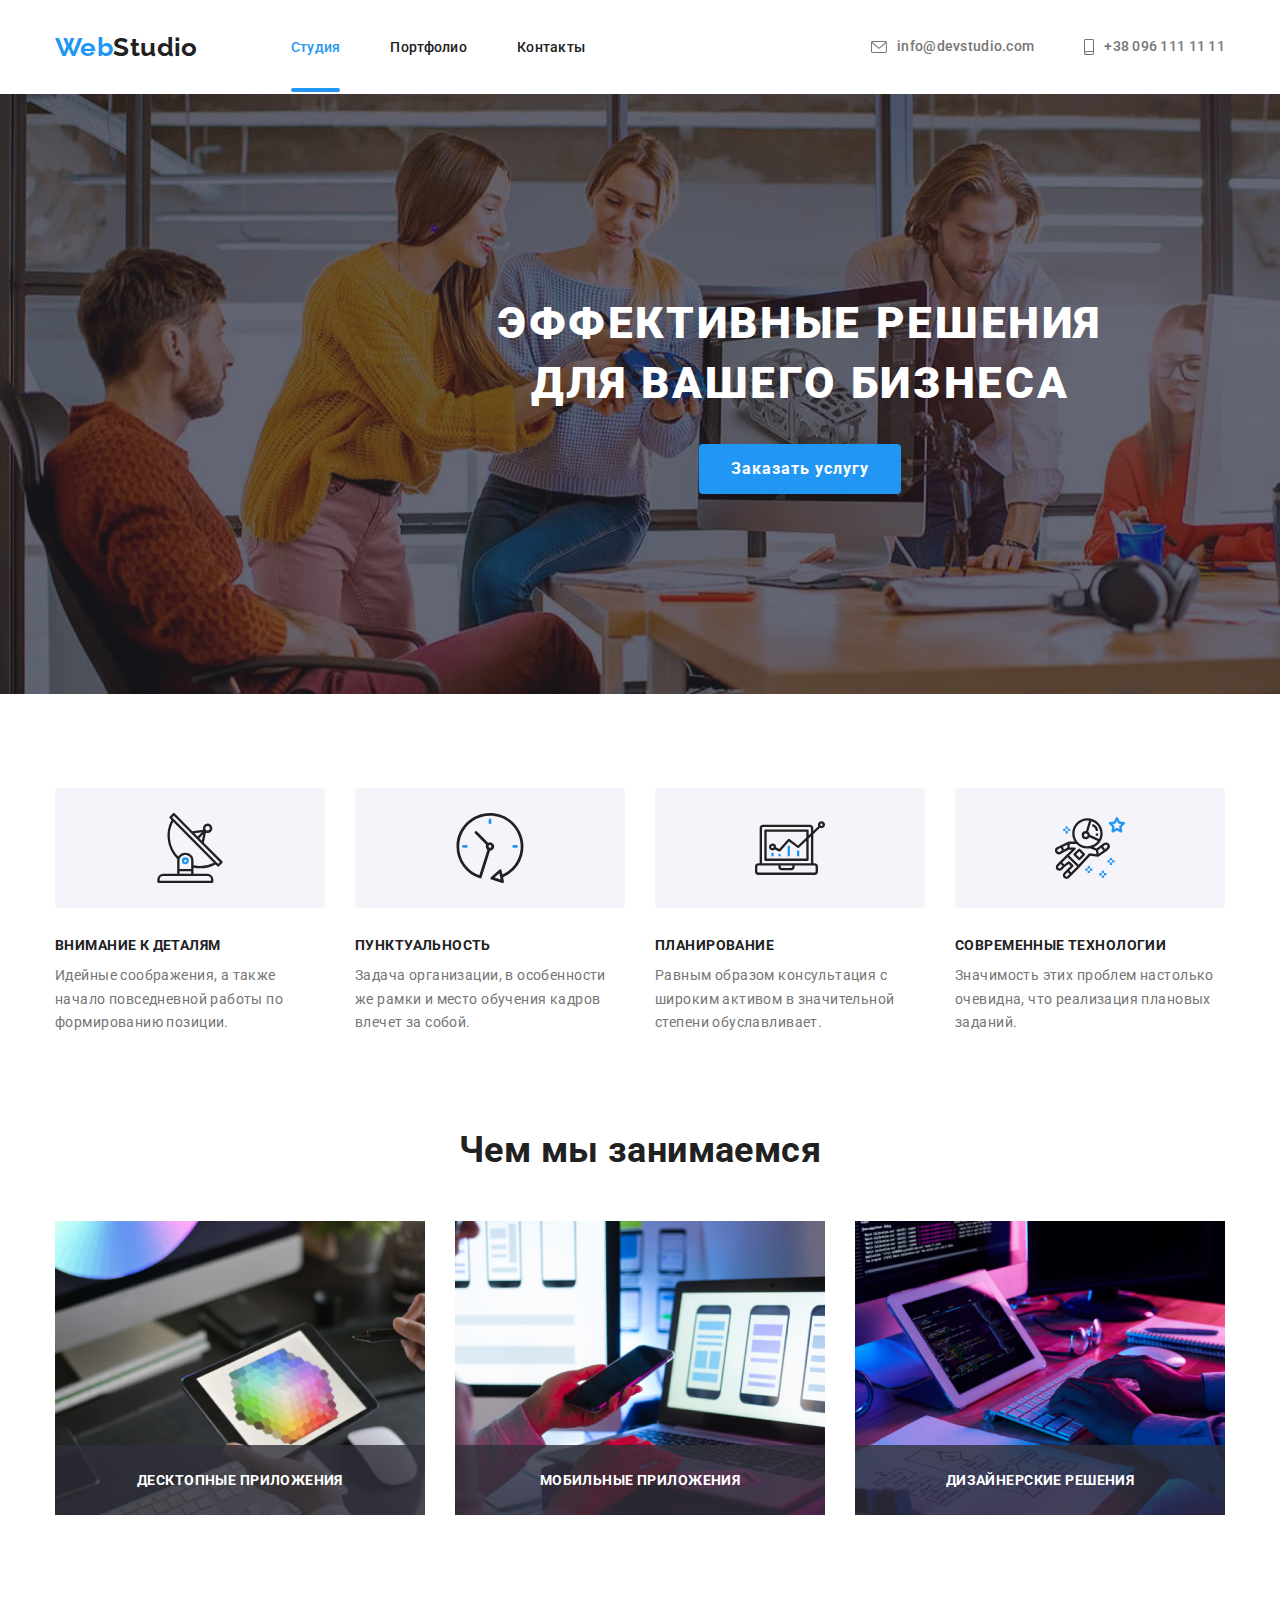
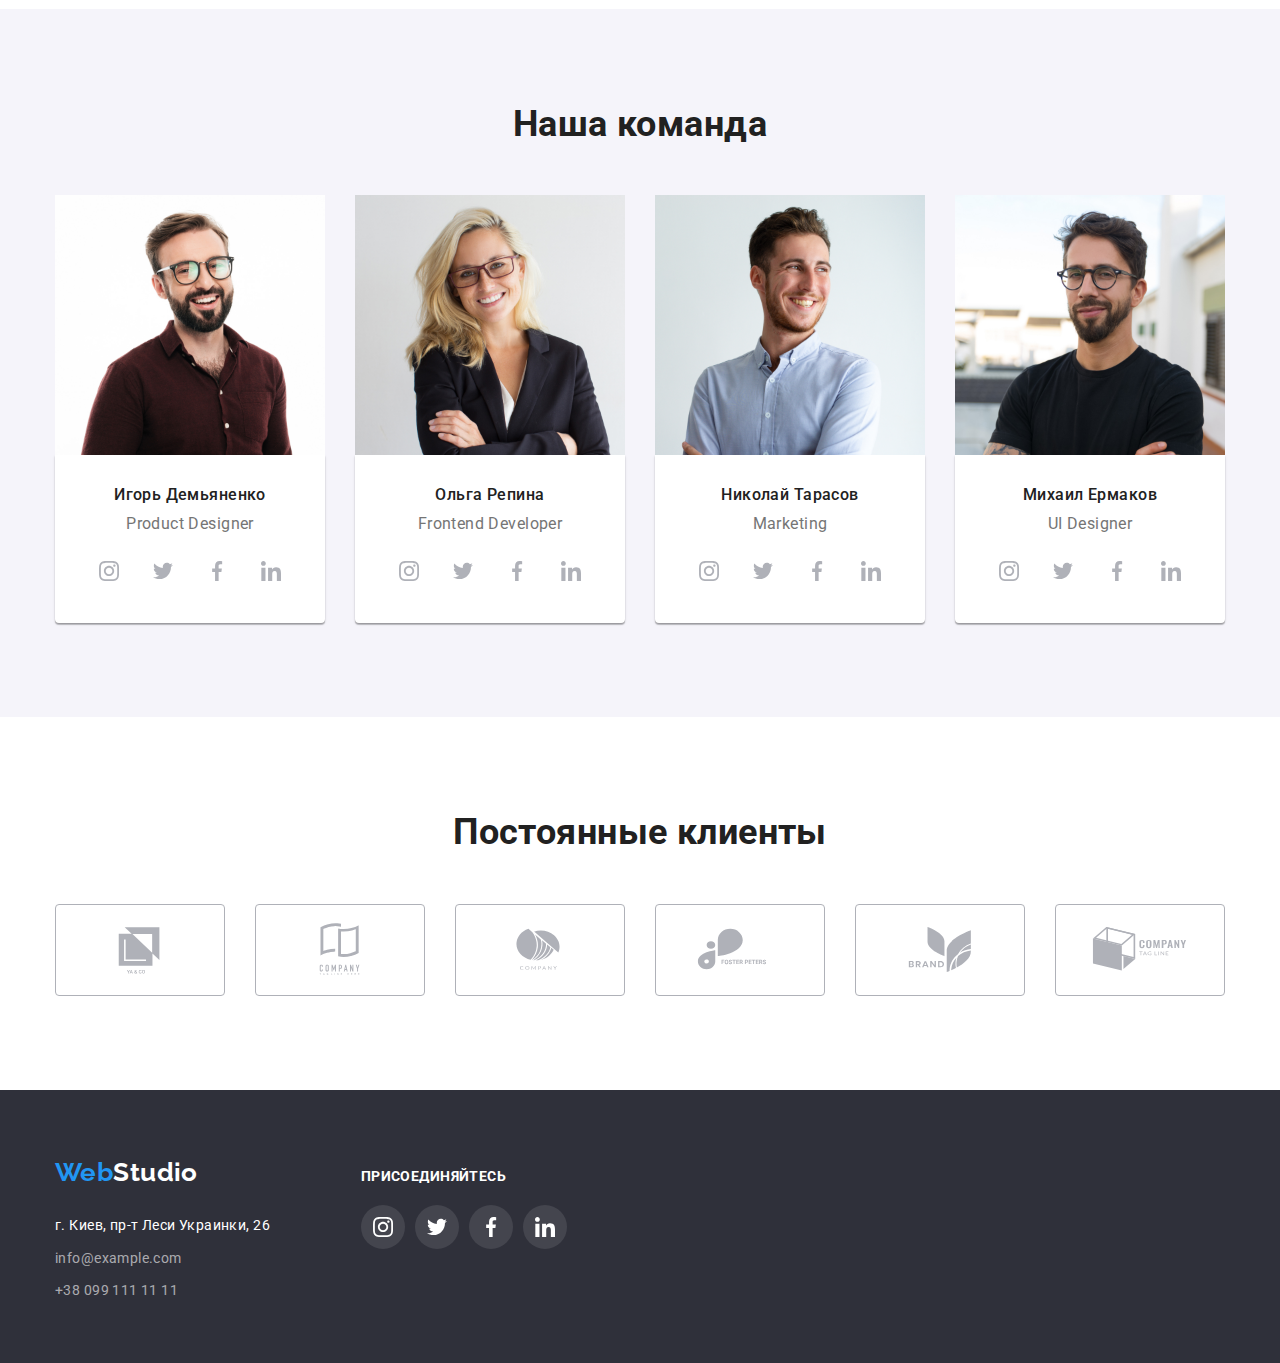
<file: index.html>
<!DOCTYPE html>
<html lang="ru">

<head>
    <meta charset="UTF-8">
    <meta http-equiv="X-UA-Compatible" content="IE=edge">
    <meta name="viewport" content="width=device-width, initial-scale=1.0">
    <title>Document</title>
    <link rel="stylesheet" href="https://cdnjs.cloudflare.com/ajax/libs/modern-normalize/1.1.0/modern-normalize.min.css">
    <link href="https://fonts.googleapis.com/css2?family=Raleway:wght@700&family=Roboto:wght@400;500;700;900&display=swap"
    rel="stylesheet">
    <link rel="stylesheet" href="./CSS/styles.css">
</head>

<body>
    <header class="header">
        <div class="container main-header">
        <nav class="header-nav">
            <a href="./index.html" class="logo link"><span class="first-word">Web</span>Studio</a>
            <ul class="site-nav list">
                <li class="site-nav-item"><a href="./index.html" class="studio-link link item">Студия</a></li>
                <li class="site-nav-item"><a href="./portfolio.html" class="link item">Портфолио</a></li>
                <li class="site-nav-item"><a href="" class="contacts-link link item">Контакты</a></li>
            </ul>
        </nav>
        <ul class="contacts list">
            <li class="contact-item"><a href="mailto:info@devstudio.com" class="item">
                <svg class="contact-icon-e-mail">
                    <use href="./images/background-img/symbol-defs.svg#icon-envelope">
                    </use>
                </svg>info@devstudio.com</a></li>
            <li class="contact-item"><a href="tel:+380961111111" class="item">
                <svg class="contact-icon-smartphone">
                    <use href="./images/background-img/symbol-defs.svg#icon-smartphone">
                    </use>
                </svg>+38 096 111 11 11</a></li>
        </ul>
        </div>
    </header>
    <main>
        <!--Секция герой-->
        <section class="section-hero">
            <div class="container hero-content">
            <h1>Эффективные решения для вашего бизнеса</h1>
            <button type="button" data-modal-open>Заказать услугу</button> 
            </div>
        </section>
        <!--Секция с особенностями-->
        <section class="features">
            <div class="container">
            <h2 class="visually-hidden">Особенности</h2>
            <ul class="list features-list">
                <li class="features-item">
                    <h3 class="title">Внимание к деталям</h3>
                    <p>Идейные соображения, а также начало повседневной работы по формированию позиции.</p>
                </li>
                <li class="features-item">
                    <h3 class="title">Пунктуальность</h3>
                    <p>Задача организации, в особенности же рамки и место обучения кадров влечет за собой.</p>
                </li>
                <li class="features-item">
                    <h3 class="title">Планирование</h3>
                    <p>Равным образом консультация с широким активом в значительной степени обуславливает.</p>
                </li>
                <li class="features-item">
                    <h3 class="title">Современные технологии</h3>
                    <p>Значимость этих проблем настолько очевидна, что реализация плановых заданий.</p>
                </li>
            </ul>
            </div>
        </section>
        <!--Секция о работе-->
        <section class="work">
            <div class="container work-container">
            <h2 class="main-title">Чем мы занимаемся</h2>
            <ul class="work-list list">
                <li class="work-item">
                    <img src="./images/section3/img.jpg" width="370" height="294" alt="Печать на планшете">
                                      <div class="work-box"><p class="work-text">Десктопные приложения</p></div>
                </li>
                <li class="work-item"><img src="./images/section3/img-2.jpg" width="370" height="294" alt="Печать на ноутбуке">
                                      <div class="work-box"><p class="work-text">Мобильные приложения</p></div>
                </li>
                <li class="work-item"><img src="./images/section3/img-3.jpg" width="370" height="294" alt="Планшет с изображением палитры">
                                      <div class="work-box"><p class="work-text">Дизайнерские решения</p></div>
                </li>
            </ul>
            </div>
        </section>
        <!--Секция команды-->
        <section class="team">
            <div class="container team-container">
            <h2 class="main-title">Наша команда</h2>
            <ul class="team-list list">
                <li class="team-item">
                    <img src="./images/section4/img.jpg" width="270" height="260" alt="Изображение мужчини">
                    <div class="text-item">
                    <h3 class="team-title">Игорь Демьяненко</h3>
                    <p>Product Designer</p>
                    <ul class="team-social-list list">
                        <li class="team-social-item"><a href="" target="_blank"
                rel="noopener nofollow noreferrer" class="team-social-link">
                                <svg class="team-icon">
                                    <use href="./images/background-img/symbol-defs.svg#icon-instagram"></use>
                                </svg>
                            </a></li>
                        <li class="team-social-item"><a href="" target="_blank"
                rel="noopener nofollow noreferrer" class="team-social-link">
                                <svg class="team-icon">
                                    <use href="./images/background-img/symbol-defs.svg#icon-twitter">
                                    </use>
                                </svg>
                            </a></li>
                        <li class="team-social-item"><a href="" target="_blank"
                rel="noopener nofollow noreferrer" class="team-social-link">
                                <svg class="team-icon">
                                    <use href="./images/background-img/symbol-defs.svg#icon-facebook">
                                    </use>
                                </svg>
                            </a></li>
                        <li class="team-social-item"><a href="" target="_blank"
                rel="noopener nofollow noreferrer" class="team-social-link">
                                <svg class="team-icon">
                                    <use href="./images/background-img/symbol-defs.svg#icon-linkedin">
                                    </use>
                                </svg>
                            </a></li>
                    </ul>
                    </div>
                </li>
                <li class="team-item">
                    <img src="./images/section4/img-2.jpg" width="270" height="260" alt="Изображение женщини">
                    <div class="text-item">
                    <h3 class="team-title">Ольга Репина</h3>
                    <p>Frontend Developer</p>
                    <ul class="team-social-list list">
                        <li class="team-social-item"><a href="" target="_blank"
                rel="noopener nofollow noreferrer" class="team-social-link">
                                <svg class="team-icon">
                                    <use href="./images/background-img/symbol-defs.svg#icon-instagram"></use>
                                </svg>
                            </a></li>
                        <li class="team-social-item"><a href="" target="_blank"
                rel="noopener nofollow noreferrer" class="team-social-link">
                                <svg class="team-icon">
                                    <use href="./images/background-img/symbol-defs.svg#icon-twitter">
                                    </use>
                                </svg>
                            </a></li>
                        <li class="team-social-item"><a href="" target="_blank"
                rel="noopener nofollow noreferrer" class="team-social-link">
                                <svg class="team-icon">
                                    <use href="./images/background-img/symbol-defs.svg#icon-facebook">
                                    </use>
                                </svg>
                            </a></li>
                        <li class="team-social-item"><a href="" target="_blank"
                rel="noopener nofollow noreferrer" class="team-social-link">
                                <svg class="team-icon">
                                    <use href="./images/background-img/symbol-defs.svg#icon-linkedin">
                                    </use>
                                </svg>
                            </a></li>
                    </ul>
                    </div>
                </li>
                <li class="team-item">
                    <img src="./images/section4/img-3.jpg" width="270" height="260" alt="Изображение мужчини">
                    <div class="text-item">
                    <h3 class="team-title">Николай Тарасов</h3>
                    <p>Marketing</p>
                    <ul class="team-social-list list">
                        <li class="team-social-item"><a href="" target="_blank"
                rel="noopener nofollow noreferrer" class="team-social-link">
                                <svg class="team-icon">
                                    <use href="./images/background-img/symbol-defs.svg#icon-instagram"></use>
                                </svg>
                            </a></li>
                        <li class="team-social-item"><a href="" target="_blank"
                rel="noopener nofollow noreferrer" class="team-social-link">
                                <svg class="team-icon">
                                    <use href="./images/background-img/symbol-defs.svg#icon-twitter">
                                    </use>
                                </svg>
                            </a></li>
                        <li class="team-social-item"><a href="" target="_blank"
                rel="noopener nofollow noreferrer" class="team-social-link">
                                <svg class="team-icon">
                                    <use href="./images/background-img/symbol-defs.svg#icon-facebook">
                                    </use>
                                </svg>
                            </a></li>
                        <li class="team-social-item"><a href="" target="_blank"
                rel="noopener nofollow noreferrer" class="team-social-link">
                                <svg class="team-icon">
                                    <use href="./images/background-img/symbol-defs.svg#icon-linkedin">
                                    </use>
                                </svg>
                            </a></li>
                    </ul>
                    </div>
                </li>
                <li class="team-item">
                    <img src="./images/section4/img-4.jpg" width="270" height="260" alt="Изображение мужчини">
                    <div class="text-item">
                    <h3 class="team-title">Михаил Ермаков</h3>
                    <p>UI Designer</p>
                    <ul class="team-social-list list">
                        <li class="team-social-item"><a href="" target="_blank"
                rel="noopener nofollow noreferrer" class="team-social-link">
                                <svg class="team-icon">
                                    <use href="./images/background-img/symbol-defs.svg#icon-instagram"></use>
                                </svg>
                            </a></li>
                        <li class="team-social-item"><a href="" target="_blank"
                rel="noopener nofollow noreferrer" class="team-social-link">
                                <svg class="team-icon">
                                    <use href="./images/background-img/symbol-defs.svg#icon-twitter">
                                    </use>
                                </svg>
                            </a></li>
                        <li class="team-social-item"><a href="" target="_blank"
                rel="noopener nofollow noreferrer" class="team-social-link">
                                <svg class="team-icon">
                                    <use href="./images/background-img/symbol-defs.svg#icon-facebook">
                                    </use>
                                </svg>
                            </a></li>
                        <li class="team-social-item"><a href="" target="_blank"
                rel="noopener nofollow noreferrer" class="team-social-link">
                                <svg class="team-icon">
                                    <use href="./images/background-img/symbol-defs.svg#icon-linkedin">
                                    </use>
                                </svg>
                            </a></li>
                    </ul>
                    </div>
                </li>
            </ul>
            </div>
        </section>
        <!-- Секция постоянные клиенты -->
        <section class="clients">
            <div class="container">
            <h2 class="clients-title">Постоянные клиенты</h2>
            <ul class="clients-list list">
                <li class="clients-item"><a href="" class="clients-link">
                    <svg class="clients-icon">
                        <use href="./images/background-img/symbol-defs.svg#icon-first">
                        </use>
                    </svg>
                </a></li>
                <li class="clients-item"><a href="" class="clients-link">
                    <svg class="clients-icon">
                        <use href="./images/background-img/symbol-defs.svg#icon-second">

                        </use>
                    </svg>
                </a></li>
                <li class="clients-item"><a href="" class="clients-link">
                    <svg class="clients-icon">
                        <use href="./images/background-img/symbol-defs.svg#icon-third">

                        </use>
                    </svg>
                </a></li>
                <li class="clients-item"><a href="" class="clients-link">
                    <svg class="clients-icon">
                        <use href="./images/background-img/symbol-defs.svg#icon-fourth">

                        </use>
                    </svg>
                </a></li>
                <li class="clients-item"><a href="" class="clients-link">
                    <svg class="clients-icon">
                        <use href="./images/background-img/symbol-defs.svg#icon-fifth">
                        </use>
                    </svg>
                </a></li>
                <li class="clients-item"><a href="" class="clients-link">
                    <svg class="clients-icon">
                        <use href="./images/background-img/symbol-defs.svg#icon-sixth">
                        </use>
                    </svg>
                </a></li>
            </ul>
            </div>
        </section>
    </main>
    <footer class="footer">
        <div class="container footer-container">
            <div class="first-part">
        <a href="./index.html" class="logo footer-logo link"><span class="first-word">Web</span>Studio</a>
                <address>
                    <ul class="contacts-list list">
                        <li class="fact-address footer-item"> <a href="https://www.google.com/maps/place/бул.+Леси+Украинки,+26,+Киев,+02000/@50.4265807,30.5361971,17z/data=!3m1!4b1!4m5!3m4!1s0x40d4cf0e033ecbe9:0x57a4dffefec77da0!8m2!3d50.4265807!4d30.5383858" target="_blank"
                rel="noopener nofollow noreferrer" class="link address">г. Киев, пр-т Леси Украинки, 26</a></li>
                        <li class="footer-item"><a href="mailto:info@example.com" class="address">info@example.com</a></li>
                        <li class="footer-item"><a href="tel:+380991111111" class="address">+38 099 111 11 11</a></li>
                    </ul>
                </address>
                </div>
                <div class="second-part">
                <p class="second-part-title">присоединяйтесь</p>
                <ul class="social-list list">
                    <li class="social-item"><a href="" target="_blank"
                rel="noopener nofollow noreferrer" class="social-item-link">
                        <svg class="icon">
                            <use href="./images/background-img/symbol-defs.svg#icon-instagram"></use>
                        </svg>
                    </a></li>
                    <li class="social-item"><a href="" target="_blank"
                rel="noopener nofollow noreferrer" class="social-item-link">
                        <svg class="icon">
                            <use href="./images/background-img/symbol-defs.svg#icon-twitter">
                            </use>
                        </svg>
                    </a></li>
                    <li class="social-item"><a href="" target="_blank"
                rel="noopener nofollow noreferrer" class="social-item-link">
                        <svg class="icon">
                            <use href="./images/background-img/symbol-defs.svg#icon-facebook">
                            </use>
                        </svg>
                    </a></li>
                    <li class="social-item"><a href="" target="_blank"
                rel="noopener nofollow noreferrer" class="social-item-link">
                        <svg class="icon">
                            <use href="./images/background-img/symbol-defs.svg#icon-linkedin">
                            </use>
                        </svg>
                    </a></li>
                </ul>
                </div>
         </div>
    </footer>
    <div class="backdrop is-hidden" data-modal>
        <div class="modal">
            <button class="modal-button" data-modal-close>
                <svg class="exit-icon">
                    <use href="./images/background-img/symbol-defs.svg#icon-Vector-2">
                    </use>
                </svg>
            </button>
        </div>
        </div>

        <script src="./js/modal.js"></script>
</body>
</html>
</file>
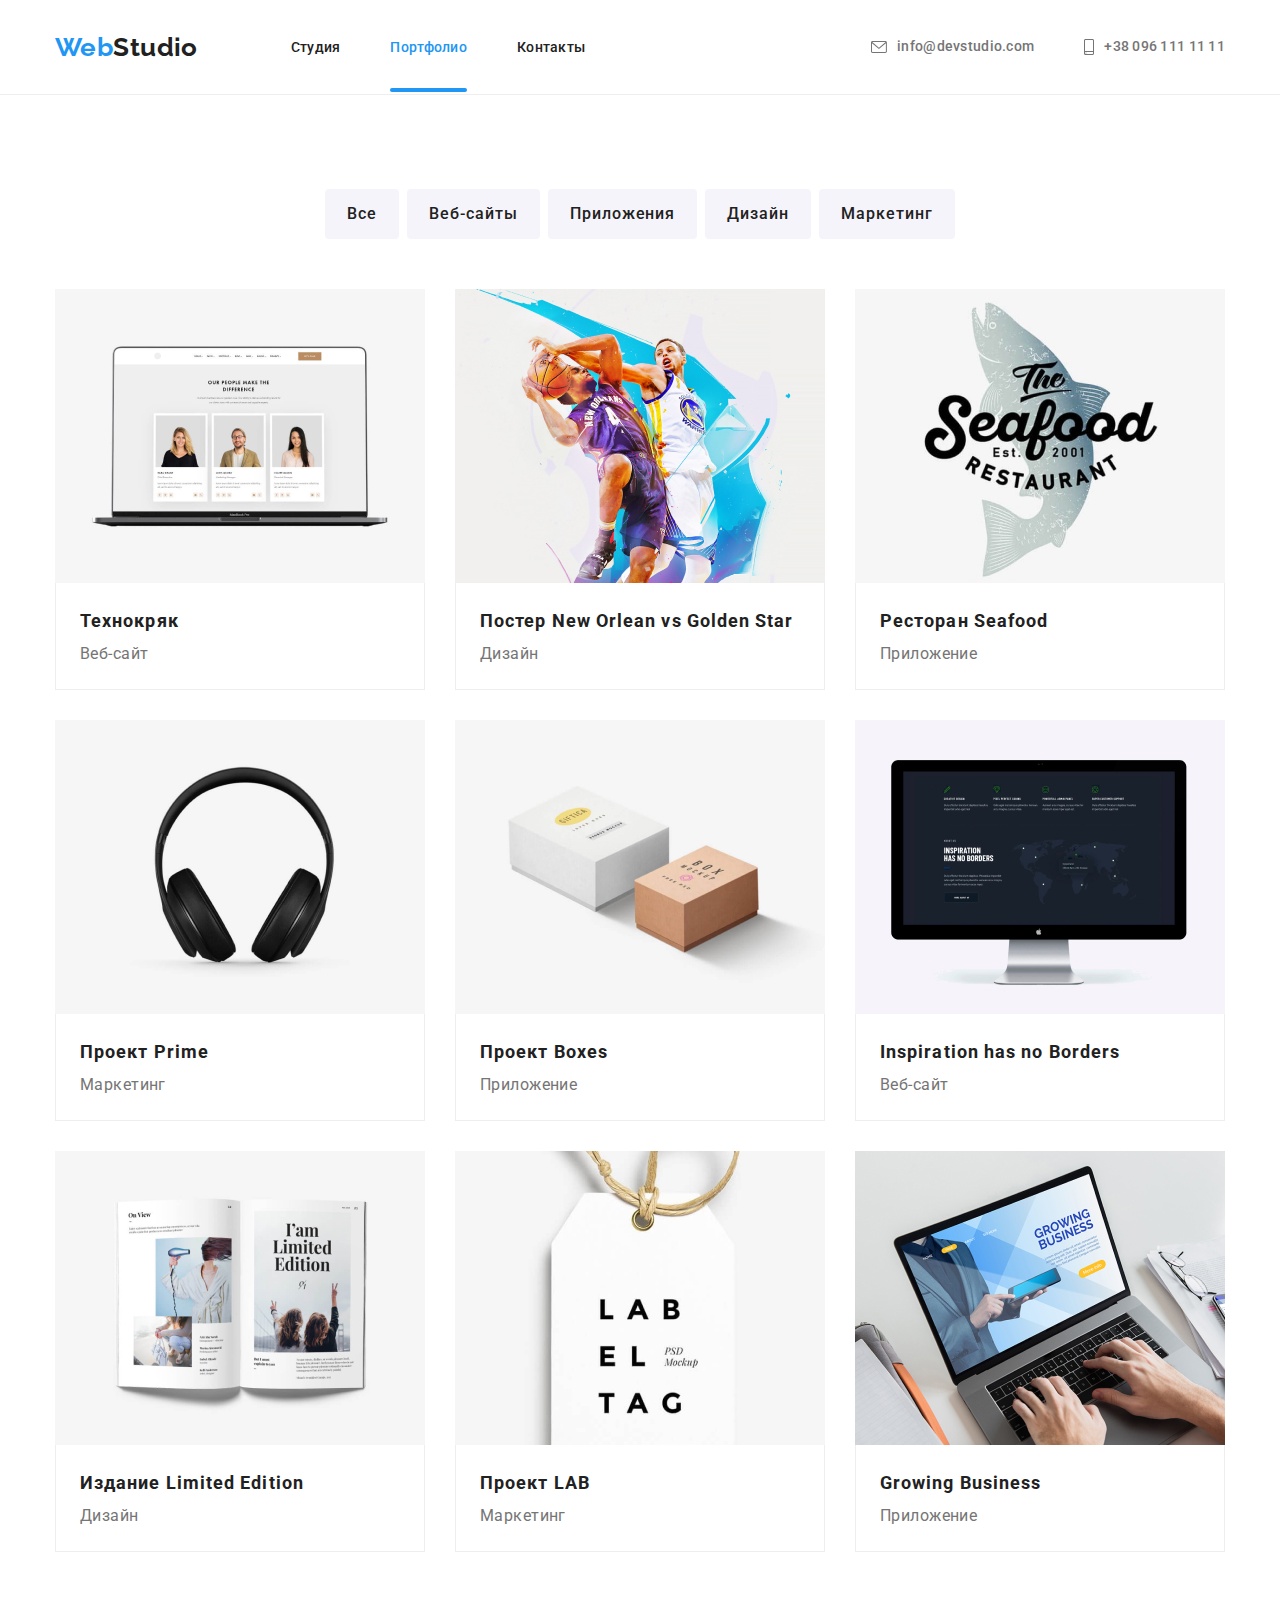
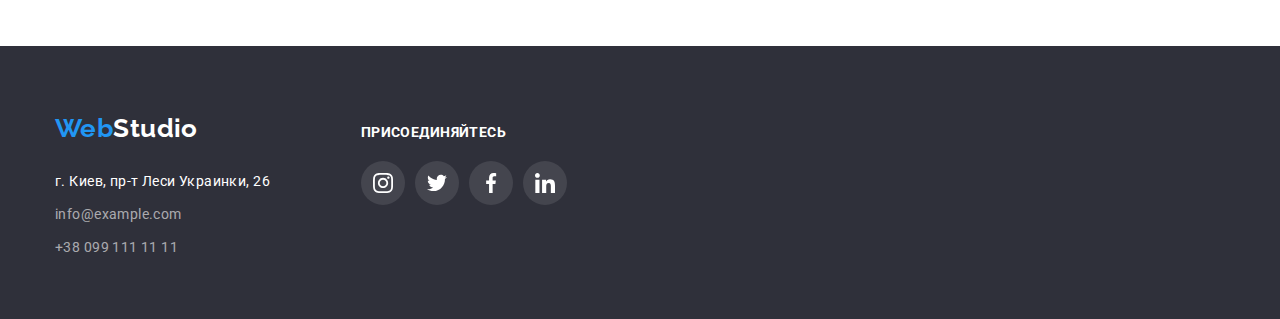
<file: portfolio.html>
<!DOCTYPE html>
<html lang="ru">

<head>
    <meta charset="UTF-8">
    <meta http-equiv="X-UA-Compatible" content="IE=edge">
    <meta name="viewport" content="width=device-width, initial-scale=1.0">
    <title>Document</title>
    <link rel="stylesheet" href="https://cdnjs.cloudflare.com/ajax/libs/modern-normalize/1.1.0/modern-normalize.min.css">
    <link rel="stylesheet" href="https://fonts.googleapis.com/css2?family=Raleway:wght@700&family=Roboto:wght@400;500;700;900&display=swap">
    <link rel="stylesheet" href="./CSS/styles.css">
</head>

<body>
    <header class="header header-portfolio">
        <div class="container main-header">
            <nav class="header-nav">
                <a href="./index.html" class="logo link"><span class="first-word">Web</span>Studio</a>
                <ul class="site-nav list">
                    <li class="site-nav-item"><a href="./index.html" class="link item">Студия</a></li>
                    <li class="site-nav-item"><a href="./portfolio.html" class="portfolio-link link item">Портфолио</a></li>
                    <li class="site-nav-item"><a href="" class="contacts-link link item">Контакты</a></li>
                </ul>
            </nav>
        <ul class="contacts list">
            <li class="contact-item"><a href="mailto:info@devstudio.com" class="item">
                    <svg class="contact-icon-e-mail">
                        <use href="./images/background-img/symbol-defs.svg#icon-envelope">
                        </use>
                    </svg>info@devstudio.com</a></li>
            <li class="contact-item"><a href="tel:+380961111111" class="item">
                    <svg class="contact-icon-smartphone">
                        <use href="./images/background-img/symbol-defs.svg#icon-smartphone">
                        </use>
                    </svg>+38 096 111 11 11</a></li>
        </ul>
        </div>
    </header>
    <main>
        <section class="section-main">
            <div class="container">
            <h1 class="visually-hidden">Портфолио</h1>
            <!-- Список кнопок -->
            <ul class="buttons-list list">
                <li class="button-item button-item-first"><button type="button">Все</button></li>
                <li class="button-item"><button type="button web">Веб-сайты</button></li>
                <li class="button-item"><button type="button">Приложения</button></li>
                <li class="button-item"><button type="button">Дизайн</button></li>
                <li class="button-item"><button type="button">Маркетинг</button></li>
            </ul>
            <!--Список проектов-->
            <ul class="project-list list">
                <li class="project-item"><a href="" class="project-link">
                    <div class="project-card">
                    <img class="project-img" src="./images/HT2/img.jpg" width="370" height="294" alt="Изображение с ноутбуком">
                    <div class="project-box">
                        <p class="project-box-text">Ресурс предлагает комплексные предложения с разным уровнем функционала и сервисов. Все это позволит посетителю получить
                        исчерпывающие сведения о компании или частном лице.</p>
                    </div>
                    </div>
                    <div class="project-text">
                    <h2>Технокряк</h2>
                    <p class="paragraph">Веб-сайт</p>
                    </div>
                    </a>

                </li>
                <li class="project-item"><a href="" class="project-link">
                    <div class="project-card">
                    <img src="./images/HT2/img-2.jpg" width="370" height="294" alt="Баскетболисты">
                    <div class="project-box">
                        <p class="project-box-text">Ресурс предлагает комплексные предложения с разным уровнем функционала и сервисов. Все
                            это позволит посетителю получить
                            исчерпывающие сведения о компании или частном лице.</p>
                    </div>
                    </div>
                    <div class="project-text">
                    <h2>Постер New Orlean vs Golden Star</h2>
                    <p>Дизайн</p>
                    </div>
                    </a>
                </li>
                <li class="project-item"><a href="" class="project-link">
                    <div class="project-card">
                    <img src="./images/HT2/img-3.jpg" width="370" height="294" alt="Логотип ресторана">
                    <div class="project-box">
                        <p class="project-box-text">Ресурс предлагает комплексные предложения с разным уровнем функционала и сервисов. Все
                            это позволит посетителю получить
                            исчерпывающие сведения о компании или частном лице.</p>
                    </div>
                    </div>
                    <div class="project-text">
                    <h2>Ресторан Seafood</h2>
                    <p>Приложение</p>
                    </div>
                    </a>
                </li>
                <li class="project-item"><a href="" class="project-link">
                    <div class="project-card">
                    <img src="./images/HT2/img-4.jpg" width="370" height="294" alt="Изображение с наушникми">
                    <div class="project-box">
                        <p class="project-box-text">Ресурс предлагает комплексные предложения с разным уровнем функционала и сервисов. Все
                            это позволит посетителю получить
                            исчерпывающие сведения о компании или частном лице.</p>
                    </div>
                    </div>
                    <div class="project-text">
                    <h2>Проект Prime</h2>
                    <p>Маркетинг</p>
                    </div>
                    </a>
                </li>
                <li class="project-item"><a href="" class="project-link">
                    <div class="project-card">
                    <img src="./images/HT2/img-5.jpg" width="370" height="294" alt="Изображение с коробками">
                    <div class="project-box">
                        <p class="project-box-text">Ресурс предлагает комплексные предложения с разным уровнем функционала и сервисов. Все
                            это позволит посетителю получить
                            исчерпывающие сведения о компании или частном лице.</p>
                    </div>
                    </div>
                    <div class="project-text">
                    <h2>Проект Boxes</h2>
                    <p>Приложение</p>
                    </div>
                </a>
                </li>
                <li class="project-item"><a href="" class="project-link">
                    <div class="project-card">
                    <img src="./images/HT2/img-6.jpg" width="370" height="294" alt="Изображение с екраном">
                    <div class="project-box">
                        <p class="project-box-text">Ресурс предлагает комплексные предложения с разным уровнем функционала и сервисов. Все
                            это позволит посетителю получить
                            исчерпывающие сведения о компании или частном лице.</p>
                    </div>
                    </div>
                    <div class="project-text">
                    <h2 lang="en">Inspiration has no Borders</h2>
                    <p>Веб-сайт</p>
                    </div>
                    </a>
                </li>
                <li class="project-item"><a href="" class="project-link">
                    <div class="project-card">
                    <img src="./images/HT2/img-7.jpg" width="370" height="294" alt="Изображение с журналом">
                    <div class="project-box">
                        <p class="project-box-text">Ресурс предлагает комплексные предложения с разным уровнем функционала и сервисов. Все
                            это позволит посетителю получить
                            исчерпывающие сведения о компании или частном лице.</p>
                    </div>
                    </div>
                    <div class="project-text">
                    <h2>Издание Limited Edition</h2>
                    <p>Дизайн</p>
                    </div>
                    </a>
                </li>
                <li class="project-item"><a href="" class="project-link">
                    <div class="project-card">
                    <img src="./images/HT2/img-8.jpg" width="370" height="294" alt="Изображение с лейблом">
                    <div class="project-box">
                        <p class="project-box-text">Ресурс предлагает комплексные предложения с разным уровнем функционала и сервисов. Все
                            это позволит посетителю получить
                            исчерпывающие сведения о компании или частном лице.</p>
                    </div>
                    </div>
                    <div class="project-text">
                    <h2>Проект LAB</h2>
                    <p>Маркетинг</p>
                    </div>
                    </a>
                </li>
                <li class="project-item"><a href="" class="project-link">
                    <div class="project-card">
                    <img src="./images/HT2/img-9.jpg" width="370" height="294" alt="Изображение рук с ноутбуком">
                    <div class="project-box">
                        <p class="project-box-text">Ресурс предлагает комплексные предложения с разным уровнем функционала и сервисов. Все
                            это позволит посетителю получить
                            исчерпывающие сведения о компании или частном лице.</p>
                    </div>
                    </div>
                    <div class="project-text">
                    <h2 lang="en">Growing Business</h2>
                    <p>Приложение</p>
                    </div>
                    </a>
                </li>
            </ul>
            </div>
        </section>
    </main>
    <footer class="footer">
        <div class="container footer-container">
            <div class="first-part">
                <a href="./index.html" class="logo footer-logo link"><span class="first-word">Web</span>Studio</a>
                <address>
                    <ul class="contacts-list list">
                        <li class="fact-address footer-item"> <a
                                href="https://www.google.com/maps/place/бул.+Леси+Украинки,+26,+Киев,+02000/@50.4265807,30.5361971,17z/data=!3m1!4b1!4m5!3m4!1s0x40d4cf0e033ecbe9:0x57a4dffefec77da0!8m2!3d50.4265807!4d30.5383858"
                                target="_blank" rel="noopener nofollow noreferrer" class="link address">г. Киев, пр-т Леси
                                Украинки, 26</a></li>
                        <li class="footer-item"><a href="mailto:info@example.com" class="address">info@example.com</a></li>
                        <li class="footer-item"><a href="tel:+380991111111" class="address">+38 099 111 11 11</a></li>
                    </ul>
                </address>
            </div>
            <div class="second-part">
                <p class="second-part-title">присоединяйтесь</p>
                <ul class="social-list list">
                    <li class="social-item"><a href="" target="_blank"
                rel="noopener nofollow noreferrer" class="social-item-link">
                            <svg class="icon">
                                <use href="./images/background-img/symbol-defs.svg#icon-instagram"></use>
                            </svg>
                        </a></li>
                    <li class="social-item"><a href="" target="_blank"
                rel="noopener nofollow noreferrer" class="social-item-link">
                            <svg class="icon">
                                <use href="./images/background-img/symbol-defs.svg#icon-twitter">
                                </use>
                            </svg>
                        </a></li>
                    <li class="social-item"><a href="" target="_blank"
                rel="noopener nofollow noreferrer" class="social-item-link">
                            <svg class="icon">
                                <use href="./images/background-img/symbol-defs.svg#icon-facebook">
                                </use>
                            </svg>
                        </a></li>
                    <li class="social-item"><a href="" target="_blank"
                rel="noopener nofollow noreferrer" class="social-item-link">
                            <svg class="icon">
                                <use href="./images/background-img/symbol-defs.svg#icon-linkedin">
                                </use>
                            </svg>
                        </a></li>
                </ul>
            </div>
        </div>
    </footer>
</body>
</html>
</file>
<file: CSS/styles.css>
/* Цвет фона #FFFFFF  */
/* Вторичный цвет фона #2F303A */
/* Акцент фона #F5F4FA */
/* Основной цвет текста #757575 */
/* Цвет загаловков #212121 */
/* Акцент #2196F3 */

:root {
    --bgc: #FFFFFF;
    --secondary-bgc: #2F303A;
    --bgc-accent: #F5F4FA;
    --text-color: #757575;
    --header-color: #212121;
    --accent-text: #2196F3;
    --main-cub: cubic-bezier(0.4, 0, 0.2, 1);
}

p,h1,h2,h3,h4,h5,h6 {
    margin: 0;
}

ul,ol {
    margin: 0;
    padding-left: 0;
}
button {
    cursor: pointer;
}

img {
    display: block;
}

body {
    background-color: var(--bgc);
    color: var(--text-color);

    font-family: Roboto, sans-serif;
    font-size: 14px;
    letter-spacing: 0.03em;
}

.list {
    list-style: none;
}

.link {
    text-decoration: none;
}

.visually-hidden {
    position: absolute;
    white-space: nowrap;
    width: 1px;
    height: 1px;
    overflow: hidden;
    border: 0;
    padding: 0;
    clip: rect(0 0 0 0);
    clip-path: inset(50%);
    margin: -1px;
}

.container {
    width: 1200px;
    margin: 0 auto;
    padding-left: 15px;
    padding-right: 15px;
}

/* ------------------------------------HEADER------------------------------------ */
.main-header {
    display: flex;

    align-items: center;
}

.header {
    padding-top: 25px;
    padding-bottom: 25px;
}

.header-nav {
    display: flex;

    align-items: center;
}

.logo {
    color: var(--header-color);

    font-family: Raleway,sans-serif;
    font-weight: 700;
    font-size: 26px;
    line-height: 1.7;

    margin-right: 93px;
    

    }

.logo .first-word {
    color: var(--accent-text);
}

/* site-nav */

.site-nav {
    display: flex;
} 

.site-nav > li:not( :last-child) {
    margin-right: 50px;
}

.site-nav a {
    color: var(--header-color);

    font-weight: 500;
    line-height: 16px;
    letter-spacing: 0.02em;

    transition: color 250ms var(--main-cub);
}

.site-nav a:hover, 
.site-nav a:focus {
    color: var(--accent-text);
}

.site-nav-item {
    position: relative;
}

.site-nav .studio-link::after {
        position: absolute;
        bottom: 0;
        left: 0;
        transform: translateY(37px);
        content: '';
        display: block;
        width: 100%;
        height: 4px;
    
    
        background: #2196F3;
        border-radius: 2px;
    }

.site-nav .portfolio-link::after {
    position: absolute;
    bottom: 0;
    left: 0;
    transform: translateY(37px);
    content: '';
    display: block;
    width: 100%;
    height: 4px;


    background: #2196F3;
    border-radius: 2px;
}
    
.site-nav .portfolio-link {
    color: var(--accent-text);
}

.site-nav .studio-link {
    color: var(--accent-text);
}
/* contacts */

.contacts {
    display: flex;
    margin-left: auto;
}

.contacts a {
    display: flex;
    align-items: center;

    font-weight: 500;
    line-height: 1.14;
    letter-spacing: 0.02em;
    color: var(--text-color);
    text-decoration: none;

    transition: color 250ms var(--main-cub);
}

.contacts a:hover,
.contacts a:focus {
    color: var(--accent-text);
}

.contacts > .contact-item:not( :last-child) {
    margin-right: 50px;
}

.item {
    padding-top: 12px;
    padding-bottom: 12px;
}

.contact-icon-e-mail {
    width: 16px;
    height: 12px;
    fill: currentColor;
    margin-right: 10px;
}

.contact-icon-smartphone {
    width: 10px;
    height: 16px;
    fill: currentColor;
    margin-right: 10px;
}



/* ------------------------------------СЕКЦИЯ ГЕРОЙ-------------------------------- */


.section-hero {
    background-color: #C4C4C4;
    width: 1600px;
    background-image: linear-gradient(rgba(47, 48, 58, 0.4), rgba(47, 48, 58, 0.4)), url(../images/background-img/img-bg.jpg);
    background-repeat: no-repeat;
    margin: auto;
    padding-top: 200px;
    padding-bottom: 200px;
}



.hero-content {
    text-align: center;
}


h1 {
    color: var(--bgc);

    width: 696px;
    font-weight: 900;
    font-size: 44px;
    line-height: 1.36;
    letter-spacing: 0.06em;
    text-transform: uppercase;

    margin-left: auto;
    margin-right: auto;
    margin-bottom: 30px;
}

button {
    display: inline-block;


    background-color: var(--accent-text);
    color: var(--bgc);

    font-family: inherit;
    font-weight: 700;
    font-size: 16px;
    line-height: 1.87;
    letter-spacing: 0.06em;
    border-radius: 4px;
    
    min-width: 200px;
    height: 50px;
    padding: 10px 32px;
    border: 0;
}

/* -------------------------ОСОБЕННОСТИ--------------------------- */

.features {
    padding-top: 94px;
    padding-bottom: 94px;
}

.features-list {
    display: flex;
    justify-content: center;
}

.features-item {
    width: calc((100% - 90px) / 4);
    margin-right: 30px;
}

.features-item:last-child {
    margin-right: 0;
}

.features-item p {
font-size: 14px;
line-height: 1.7;
letter-spacing: 0.03em;
}


.title {
    color: var(--header-color);

    font-weight: 700;
    font-size: 14px;
    line-height: 1.14;
    text-transform: uppercase;

    margin-bottom: 10px;
}

.features-item::before {
    display: block;
    content: '';
    margin-bottom: 30px;
    height: 120px;
    background-color: var(--bgc-accent);
    border-radius: 4px;
    background-repeat: no-repeat;
    background-size: 70px;
    background-position: center;
}

.features-item:nth-child(1)::before {
    background-image: url(../images/background-img/antenna.svg);
}

.features-item:nth-child(2)::before {
    background-image: url(../images/background-img/clock.svg);
}

.features-item:nth-child(3)::before {
    background-image: url(../images/background-img/diagram.svg);
}

.features-item:nth-child(4)::before {
    background-image: url(../images/background-img/astronaut.svg);
}






/* -------------------------О РАБОТЕ--------------------------- */

.work {
    padding-top: 0;
    padding-bottom: 94px;
}

.main-title {
    color: var(--header-color);

    font-weight: 700;
    font-size: 36px;
    line-height: 1.17;
    text-align: center;

    margin-bottom: 50px;
}

.work-list {
    display: flex;
}

.work-item {
    position: relative;
}

.work-box {
    position: absolute;
    bottom: 0;
    left: 0;

    display: flex;
    align-items: center;
    justify-content: center;
    width: 370px;
    height: 70px;
    background-color: rgba(47, 48, 58, 0.8);
}

.work-text {
    
    font-weight: 700;
    line-height: calc(16/14);
    text-align: center;
    text-transform: uppercase;
    
    
    color: #FFFFFF;
}

.work-item:not(:last-child) {
    margin-right: 30px;
}

/* -----------------------------СЕКЦИЯ О КОМАНДЕ---------------------------- */

.team {
    padding-top: 94px;
    padding-bottom: 94px;
}

.team {
    background-color: var(--bgc-accent);
}

.team-list {
    display: flex;
}

.text-item {
    width: 270px;

    background-color: var(--bgc);
    padding-top: 30px;
    padding-bottom: 30px;   
    text-align: center;
    border-radius: 0px 0px 4px 4px;
    box-shadow: 0px 1px 3px rgba(0, 0, 0, 0.12),
                0px 1px 1px rgba(0, 0, 0, 0.14),
                0px 2px 1px rgba(0, 0, 0, 0.2);
}

.team-item:not(:last-child) {
    margin-right: 30px;
}

.team-title {
    color: var(--header-color);

    font-weight: 500;
    font-size: 16px;
    line-height: 1.19;

    margin-bottom: 10px;
}

.team-item p {
    font-size: 16px;
    line-height: 1.19; 
    margin-bottom: 16px;
}

.project-link {
    text-decoration: none;
}

.team-social-list {
    display: flex;
    justify-content: center;
}

.team-social-item {
    width: 44px;
    height: 44px;
    margin-right: 10px;
    display: flex;
    align-items: center;
    justify-content: center;
}

.team-social-item:last-child {
     margin-right: 0;
}

.team-social-link {
    width: 44px;
    height: 44px;
    background-color: transparent;
    border-radius: 50%;
    display: flex;
    align-items: center;
    justify-content: center;

    transition: background-color 250ms var(--main-cub);
}

.team-icon {
    width: 20px;
    height: 20px;
    fill: #AFB1B8;

    transition: fill 250ms var(--main-cub);
}

.team-social-link:hover,
.team-social-link:focus  {
    background-color: var(--accent-text);
}

.team-social-link:hover .team-icon,
.team-social-link:focus .team-icon {
    fill: var(--bgc);
}

/* ------------------------------CLIENTS-------------------------------------------- */

.clients {
    padding-top: 94px;
    padding-bottom: 94px;
}

.clients-title {
    font-size: 36px;
    line-height: 1.17;
    text-align: center;
    margin-bottom: 50px;
    
    color: #212121;
}

.clients-list {
    display: flex;
    justify-content: center;
}

.clients-item {
    width: 170px;
    height: 92px;
    margin-right: 30px;
}

.clients-item:last-child {
    margin-right: 0;
}

.clients-link {
 width: 100%;
 height: 100%;
 border: 1px solid #AFB1B8;
 border-radius: 4px;
 display: flex;
 align-items: center;
 justify-content: center;

 transition: border-color 250ms var(--main-cub);
}

.clients-icon {
    width: 106px;
    height: 60px;
    fill: #AFB1B8;

    transition: fill 250ms var(--main-cub);
}

.clients-link:hover,
.clients-link:focus {
    border-color: var(--accent-text);
}

.clients-link:hover .clients-icon,
.clients-link:focus .clients-icon {
    fill: var(--accent-text);
}

/* -------------------------------------FOOTER-------------------------------------- */


 .footer {
     background-color: var(--secondary-bgc);
     padding-top: 60px;
     padding-bottom: 60px;
 }

 .footer-container {
     display: flex;
     align-items: baseline;
 }

 .first-part {
     margin-right: 70px;
 }

 .footer-logo {
     display: block;
     color: var(--bgc);

    font-family: Raleway,
    sans-serif;
    font-weight: 700;
    font-size: 26px;
    line-height: 1.7;

    margin-bottom: 20px;
    }

.footer-item {
    display: block;
    margin-bottom: 9px;
}

.footer-item:last-child {
    margin-bottom: 0;
}

.first-word {
    color: var(--accent-text);
}
 


.contacts-list {

    font-weight: 400;
    line-height: 1.7;
}


.contacts-list > .fact-address > a {
    color: var(--bgc);
    font-style: normal;
}

.contacts-list .address {
    color: rgba(255, 255, 255, 0.6);;
    text-decoration: none;
    font-style: normal;

    transition: color 250ms var(--main-cub);
}

.contacts-list .address:hover,
.contacts-list .address:focus {
    color: var(--accent-text);
}


.second-part-title {
    font-weight: 700;
    font-size: 14px;
    line-height: 1.14;
    letter-spacing: 0.03em;
    text-transform: uppercase;
    
    color: #FFFFFF;
    margin-bottom: 20px;
}

.social-list {
    display: flex;
    justify-content: center;
}

.social-item {
    width: 44px;
    height: 44px;
    margin-right: 10px;
}

.social-item:last-child {
    margin-right: 0;
}

.social-item-link {
    width: 100%;
    height: 100%;
    background-color: rgba(255, 255, 255, 0.1);
    display: flex;
    border-radius: 50%;
    align-items: center;
    justify-content: center;

    transition: background-color 250ms var(--main-cub);
}

.social-item-link .icon {
    width: 20px;
    height: 20px;
    fill: var(--bgc);

    transition: fill 250ms var(--main-cub);
}

.social-item-link:hover,
.social-item-link:focus {
    background-color: var(--accent-text);
}




/* --------------------------------------------СТРАНИЦА ПОРТФОЛИО------------------------------------ */

.header-portfolio {
    border-bottom: 1px solid #EEEEEE;
} 

/* Фильтры */

.section-main {
    padding-top: 94px;
    padding-bottom: 94px;
}

.buttons-list {
    display: flex;
    justify-content: center;
    margin-bottom: 50px;
}

.button-item {
    margin-right: 8px;
}

.button-item:last-child {
    margin-right: 0;
}

.button-item button {
    display: block;
    background-color: var(--bgc-accent);
    color: var(--header-color);

    font-weight: 500;
    font-size: 16px;
    line-height: 1.6;
    border-radius: 4px;

    min-width: 73px;
    padding: 6px 22px;

    transition: box-shadow 250ms var(--main-cub), background-color 250ms var(--main-cub), color 250ms var(--main-cub);
}


.button-item button:hover,
.button-item button:focus {
    background-color: var(--accent-text);
    color: var(--bgc);
    box-shadow: 0px 3px 1px rgba(0, 0, 0, 0.1),
                0px 1px 2px rgba(0, 0, 0, 0.08),
                0px 2px 2px rgba(0, 0, 0, 0.12);
}



/* Список проектов */

.projects-container {
    padding-top: 94px;
    padding-bottom: 94px;
}

.project-list {
    display: flex;
    flex-wrap: wrap;
}

.project-item {
    margin-right: 30px;
    margin-bottom: 30px;
}

.project-link {
    display: block;

    transition: box-shadow 250ms var(--main-cub);
}

.project-link:hover,
.project-link:focus {
    box-shadow: 0px 1px 1px rgba(0, 0, 0, 0.12),
                0px 4px 4px rgba(0, 0, 0, 0.06),
                1px 4px 6px rgba(0, 0, 0, 0.16);
}

.project-item:nth-last-child(-n+3) {
    margin-bottom: 0;
}

.project-item:nth-child(3n) {
    margin-right: 0;
}

.project-text {
    padding: 20px 24px;

    width: 370px;
    border: 1px solid #EEEEEE;
    border-top: 0;
}

li h2 {
    color: var(--header-color);

    font-weight: 700;
    font-size: 18px;
    line-height: 2;
    letter-spacing: 0.06em;
}
 
.project-item p {
    color: var(--text-color);

    font-weight: 400;
    font-size: 16px;
    line-height: 1.87;
}

.project-item:hover .project-box {
    transform: translateY(0);
}

.project-card {
    position: relative;
    overflow: hidden;
}

.project-box {
    position: absolute;
    top: 0;
    left: 0;

    transform: translateY(100%);
   
    display: flex;
    align-items: center;

    padding: 63px 24px;
    width: 370px;
    height: 294px;
    background-color: rgba(33, 150, 243, 0.9);

    transition: transform 250ms var(--main-cub);
}

.project-box .project-box-text {
    font-size: 18px;
    line-height: calc(28/18);
    
    color: #FFFFFF;
}



/* -----------------------------------------BACKDROP---------------------------- */

.backdrop {
    position: fixed;
    top: 0;
    left: 0;

    width: 100%;
    height: 100%;

    background-color: rgba(0, 0, 0, 0.2);

    opacity: 1;
    transition: opacity 250ms var(--main-cub),
    visibility 250ms var(--main-cub);
}

.modal {
    position: absolute;
    top: 50%;
    left: 50%;
    transform: translate(-50%, -50%);


    min-width: 528px;
    min-height: 581px;
    background-color: var(--bgc);

    transform: translate(-50%, -50%) scale(1);
    transition: transform 250ms var(--main-cub);
}


.modal-button {
    position: absolute;
    top: 8px;
    right: 8px;
    display: flex;
    align-items: center;
    justify-content: center;
    padding: 0;
    min-width: 30px;
    height: 30px;
    border: 1px solid rgba(0, 0, 0, 0.1);
    background-color: transparent;
    border-radius: 50%;

    opacity: 1;

    transition: opacity 250ms var(--main-cub);
}

.backdrop.is-hidden {
     opacity: 0;
     pointer-events: none;
     visibility: hidden;
}

.backdrop.is-hidden .modal {
    transform: translate(-50%, -50%) scale(0.75);
}

.exit-icon {
    padding: 1px;
    width: 11px;
    height: 11px;
}

.modal-button:hover,
.modal-button:focus {
    fill: var(--accent-text);
}
</file>
